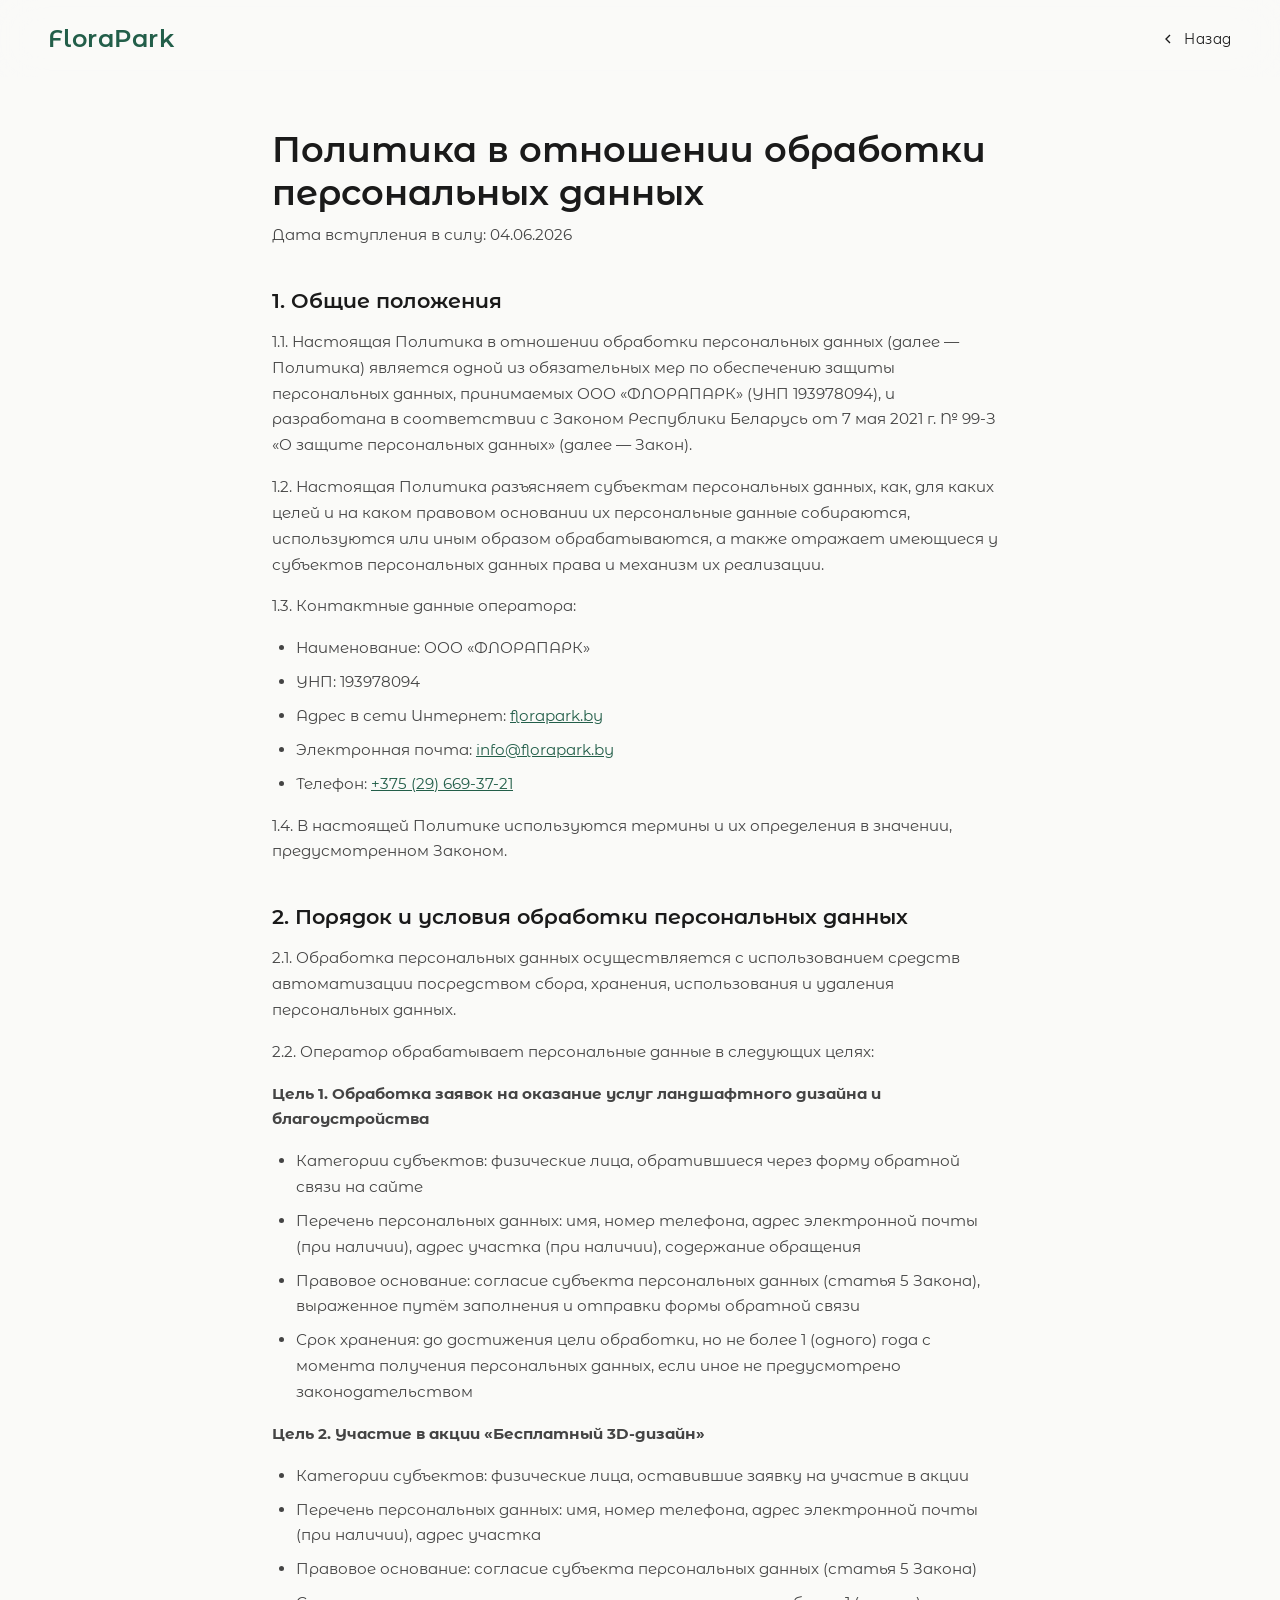
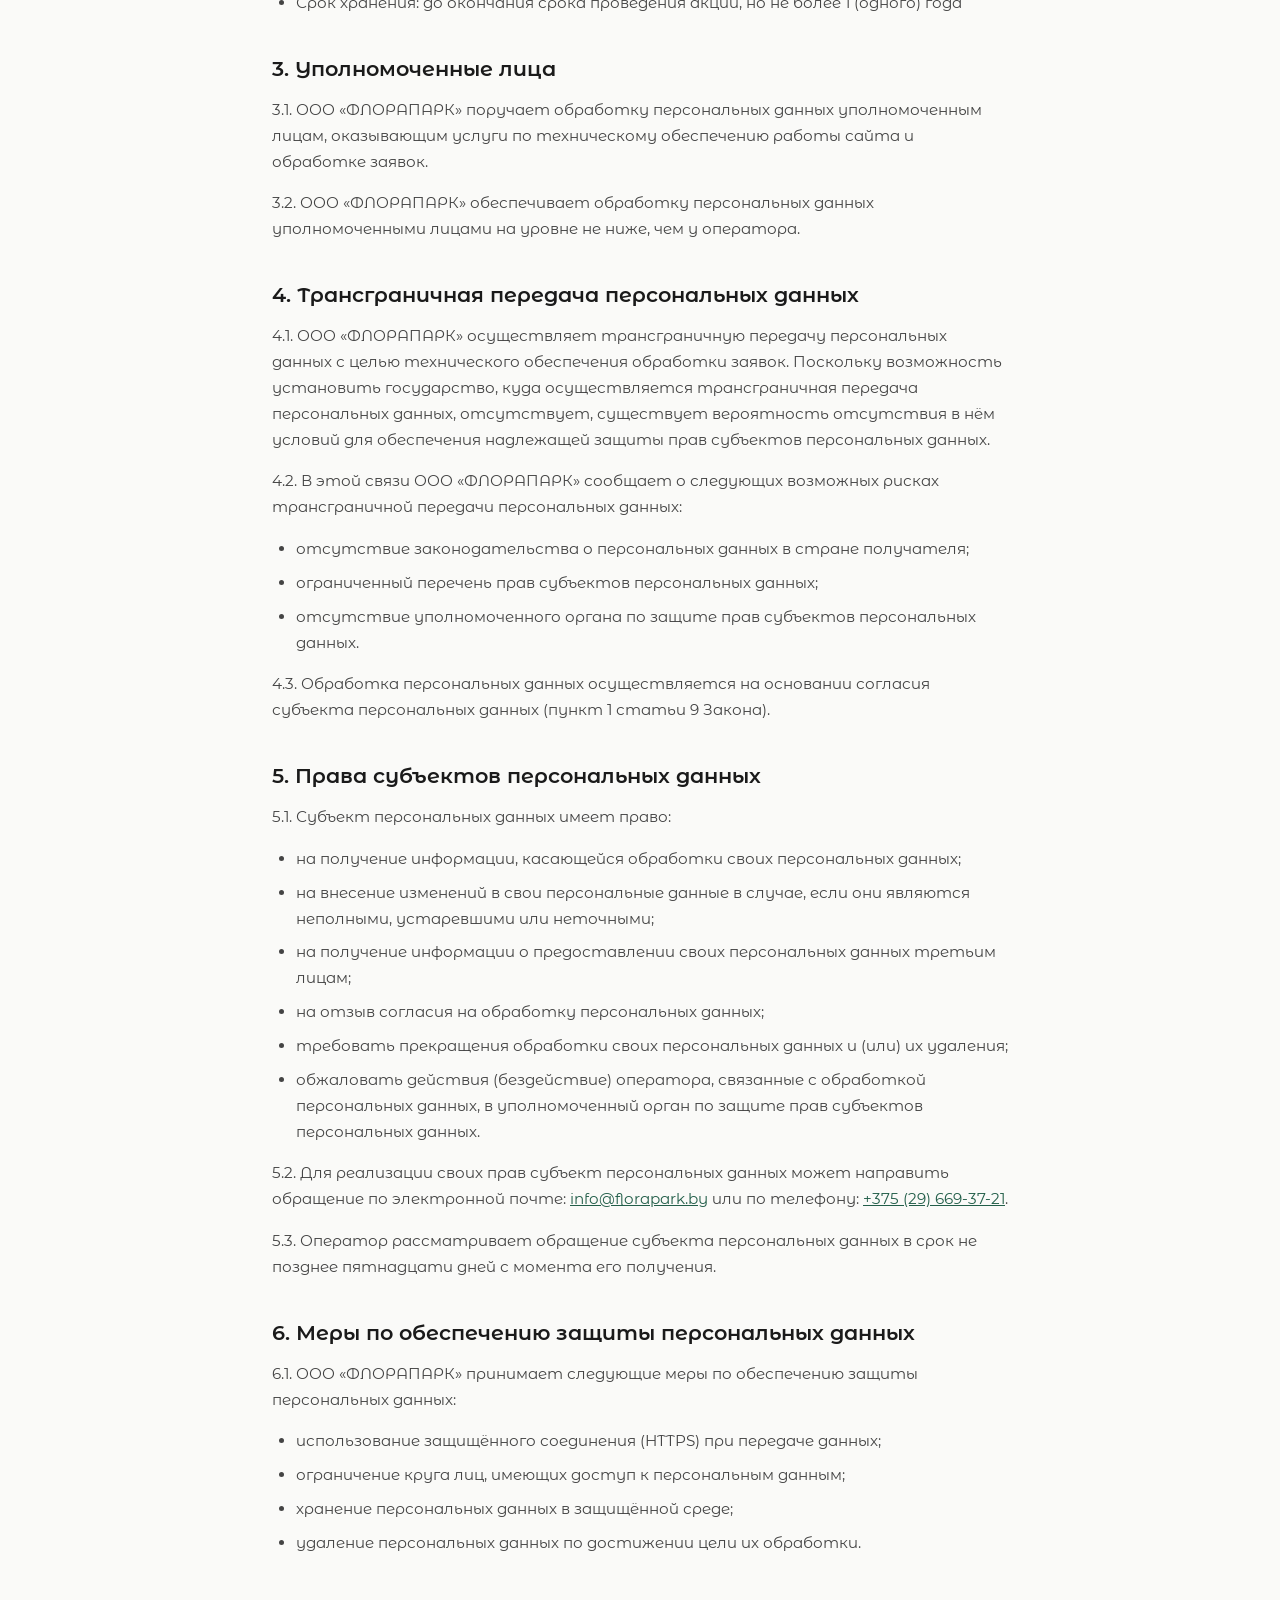
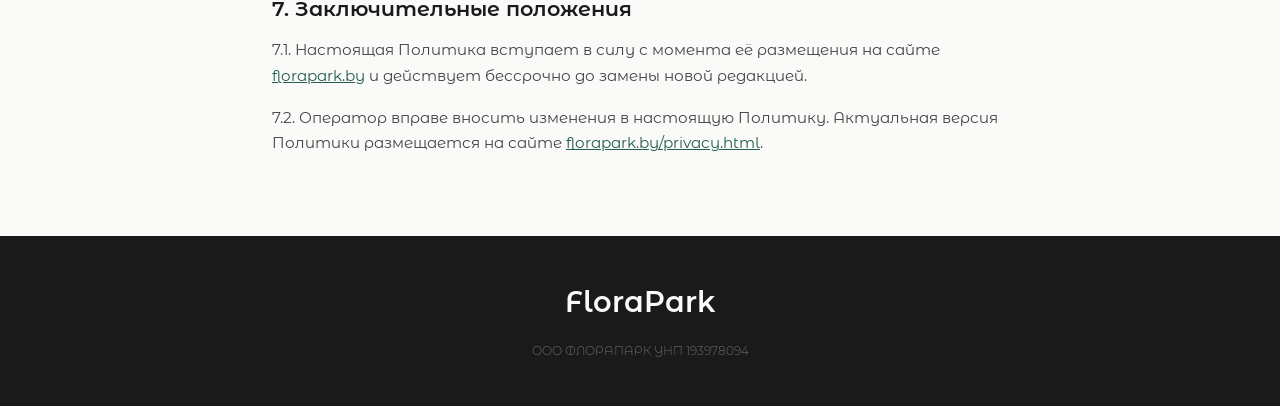
<file: privacy.html>
<!DOCTYPE html>
<html lang="ru">
<head>
    <meta charset="UTF-8">
    <meta name="viewport" content="width=device-width, initial-scale=1.0">
    <title>Политика конфиденциальности — FloraPark</title>
    <meta name="robots" content="noindex, nofollow">
    <link rel="preconnect" href="https://fonts.googleapis.com">
    <link rel="preconnect" href="https://fonts.gstatic.com" crossorigin>
    <link href="https://fonts.googleapis.com/css2?family=Montserrat+Alternates:wght@300;400;500;600;700&display=swap" rel="stylesheet">
    <link rel="stylesheet" href="styles.css">
    <style>
        .privacy-page {
            max-width: 800px;
            margin: 0 auto;
            padding: 8rem 2rem 4rem;
            color: var(--black);
        }
        .privacy-page h1 {
            font-family: var(--font);
            font-size: 2.2rem;
            font-weight: 600;
            margin-bottom: 0.5rem;
        }
        .privacy-date {
            font-size: 0.9rem;
            color: #888;
            margin-bottom: 3rem;
        }
        .privacy-page h2 {
            font-family: var(--font);
            font-size: 1.3rem;
            font-weight: 600;
            margin-top: 2.5rem;
            margin-bottom: 1rem;
        }
        .privacy-page p,
        .privacy-page li {
            font-family: var(--font);
            font-size: 0.95rem;
            line-height: 1.7;
            color: #444;
            margin-bottom: 1rem;
        }
        .privacy-page ul {
            padding-left: 1.5rem;
            margin-bottom: 1rem;
        }
        .privacy-page li {
            margin-bottom: 0.5rem;
        }
        .privacy-page a {
            color: var(--green);
        }
    </style>
</head>
<body>

    <nav class="nav nav--solid">
        <a href="index.html" class="nav-logo">FloraPark</a>
        <a href="index.html" class="nav-back">
            <svg width="16" height="16" viewBox="0 0 24 24" fill="none" stroke="currentColor" stroke-width="2"><polyline points="15 18 9 12 15 6"/></svg>
            Назад
        </a>
    </nav>
    <script>
    (function() {
        var back = document.querySelector('.nav-back');
        var ref = document.referrer;
        if (ref && ref.indexOf('promo') !== -1) {
            back.href = 'promo.html';
        }
    })();
    </script>

    <div class="privacy-page">
        <h1>Политика в отношении обработки персональных данных</h1>
        <p class="privacy-date">Дата вступления в силу: 04.06.2026</p>

        <h2>1. Общие положения</h2>
        <p>1.1. Настоящая Политика в отношении обработки персональных данных (далее — Политика) является одной из обязательных мер по обеспечению защиты персональных данных, принимаемых ООО «ФЛОРАПАРК» (УНП 193978094), и разработана в соответствии с Законом Республики Беларусь от 7 мая 2021 г. № 99-З «О защите персональных данных» (далее — Закон).</p>
        <p>1.2. Настоящая Политика разъясняет субъектам персональных данных, как, для каких целей и на каком правовом основании их персональные данные собираются, используются или иным образом обрабатываются, а также отражает имеющиеся у субъектов персональных данных права и механизм их реализации.</p>
        <p>1.3. Контактные данные оператора:</p>
        <ul>
            <li>Наименование: ООО «ФЛОРАПАРК»</li>
            <li>УНП: 193978094</li>
            <li>Адрес в сети Интернет: <a href="https://florapark.by">florapark.by</a></li>
            <li>Электронная почта: <a href="mailto:info@florapark.by">info@florapark.by</a></li>
            <li>Телефон: <a href="tel:+375296693721">+375 (29) 669-37-21</a></li>
        </ul>
        <p>1.4. В настоящей Политике используются термины и их определения в значении, предусмотренном Законом.</p>

        <h2>2. Порядок и условия обработки персональных данных</h2>
        <p>2.1. Обработка персональных данных осуществляется с использованием средств автоматизации посредством сбора, хранения, использования и удаления персональных данных.</p>
        <p>2.2. Оператор обрабатывает персональные данные в следующих целях:</p>

        <p><strong>Цель 1. Обработка заявок на оказание услуг ландшафтного дизайна и благоустройства</strong></p>
        <ul>
            <li>Категории субъектов: физические лица, обратившиеся через форму обратной связи на сайте</li>
            <li>Перечень персональных данных: имя, номер телефона, адрес электронной почты (при наличии), адрес участка (при наличии), содержание обращения</li>
            <li>Правовое основание: согласие субъекта персональных данных (статья 5 Закона), выраженное путём заполнения и отправки формы обратной связи</li>
            <li>Срок хранения: до достижения цели обработки, но не более 1 (одного) года с момента получения персональных данных, если иное не предусмотрено законодательством</li>
        </ul>

        <p><strong>Цель 2. Участие в акции «Бесплатный 3D-дизайн»</strong></p>
        <ul>
            <li>Категории субъектов: физические лица, оставившие заявку на участие в акции</li>
            <li>Перечень персональных данных: имя, номер телефона, адрес электронной почты (при наличии), адрес участка</li>
            <li>Правовое основание: согласие субъекта персональных данных (статья 5 Закона)</li>
            <li>Срок хранения: до окончания срока проведения акции, но не более 1 (одного) года</li>
        </ul>

        <h2>3. Уполномоченные лица</h2>
        <p>3.1. ООО «ФЛОРАПАРК» поручает обработку персональных данных уполномоченным лицам, оказывающим услуги по техническому обеспечению работы сайта и обработке заявок.</p>
        <p>3.2. ООО «ФЛОРАПАРК» обеспечивает обработку персональных данных уполномоченными лицами на уровне не ниже, чем у оператора.</p>

        <h2>4. Трансграничная передача персональных данных</h2>
        <p>4.1. ООО «ФЛОРАПАРК» осуществляет трансграничную передачу персональных данных с целью технического обеспечения обработки заявок. Поскольку возможность установить государство, куда осуществляется трансграничная передача персональных данных, отсутствует, существует вероятность отсутствия в нём условий для обеспечения надлежащей защиты прав субъектов персональных данных.</p>
        <p>4.2. В этой связи ООО «ФЛОРАПАРК» сообщает о следующих возможных рисках трансграничной передачи персональных данных:</p>
        <ul>
            <li>отсутствие законодательства о персональных данных в стране получателя;</li>
            <li>ограниченный перечень прав субъектов персональных данных;</li>
            <li>отсутствие уполномоченного органа по защите прав субъектов персональных данных.</li>
        </ul>
        <p>4.3. Обработка персональных данных осуществляется на основании согласия субъекта персональных данных (пункт 1 статьи 9 Закона).</p>

        <h2>5. Права субъектов персональных данных</h2>
        <p>5.1. Субъект персональных данных имеет право:</p>
        <ul>
            <li>на получение информации, касающейся обработки своих персональных данных;</li>
            <li>на внесение изменений в свои персональные данные в случае, если они являются неполными, устаревшими или неточными;</li>
            <li>на получение информации о предоставлении своих персональных данных третьим лицам;</li>
            <li>на отзыв согласия на обработку персональных данных;</li>
            <li>требовать прекращения обработки своих персональных данных и (или) их удаления;</li>
            <li>обжаловать действия (бездействие) оператора, связанные с обработкой персональных данных, в уполномоченный орган по защите прав субъектов персональных данных.</li>
        </ul>
        <p>5.2. Для реализации своих прав субъект персональных данных может направить обращение по электронной почте: <a href="mailto:info@florapark.by">info@florapark.by</a> или по телефону: <a href="tel:+375296693721">+375 (29) 669-37-21</a>.</p>
        <p>5.3. Оператор рассматривает обращение субъекта персональных данных в срок не позднее пятнадцати дней с момента его получения.</p>

        <h2>6. Меры по обеспечению защиты персональных данных</h2>
        <p>6.1. ООО «ФЛОРАПАРК» принимает следующие меры по обеспечению защиты персональных данных:</p>
        <ul>
            <li>использование защищённого соединения (HTTPS) при передаче данных;</li>
            <li>ограничение круга лиц, имеющих доступ к персональным данным;</li>
            <li>хранение персональных данных в защищённой среде;</li>
            <li>удаление персональных данных по достижении цели их обработки.</li>
        </ul>

        <h2>7. Заключительные положения</h2>
        <p>7.1. Настоящая Политика вступает в силу с момента её размещения на сайте <a href="https://florapark.by">florapark.by</a> и действует бессрочно до замены новой редакцией.</p>
        <p>7.2. Оператор вправе вносить изменения в настоящую Политику. Актуальная версия Политики размещается на сайте <a href="https://florapark.by/privacy.html">florapark.by/privacy.html</a>.</p>
    </div>

    <footer class="footer footer--compact">
        <div class="footer-inner">
            <div class="footer-brand">FloraPark</div>
            <p class="footer-copy">ООО ФЛОРАПАРК УНП 193978094</p>
        </div>
    </footer>

</body>
</html>
</file>
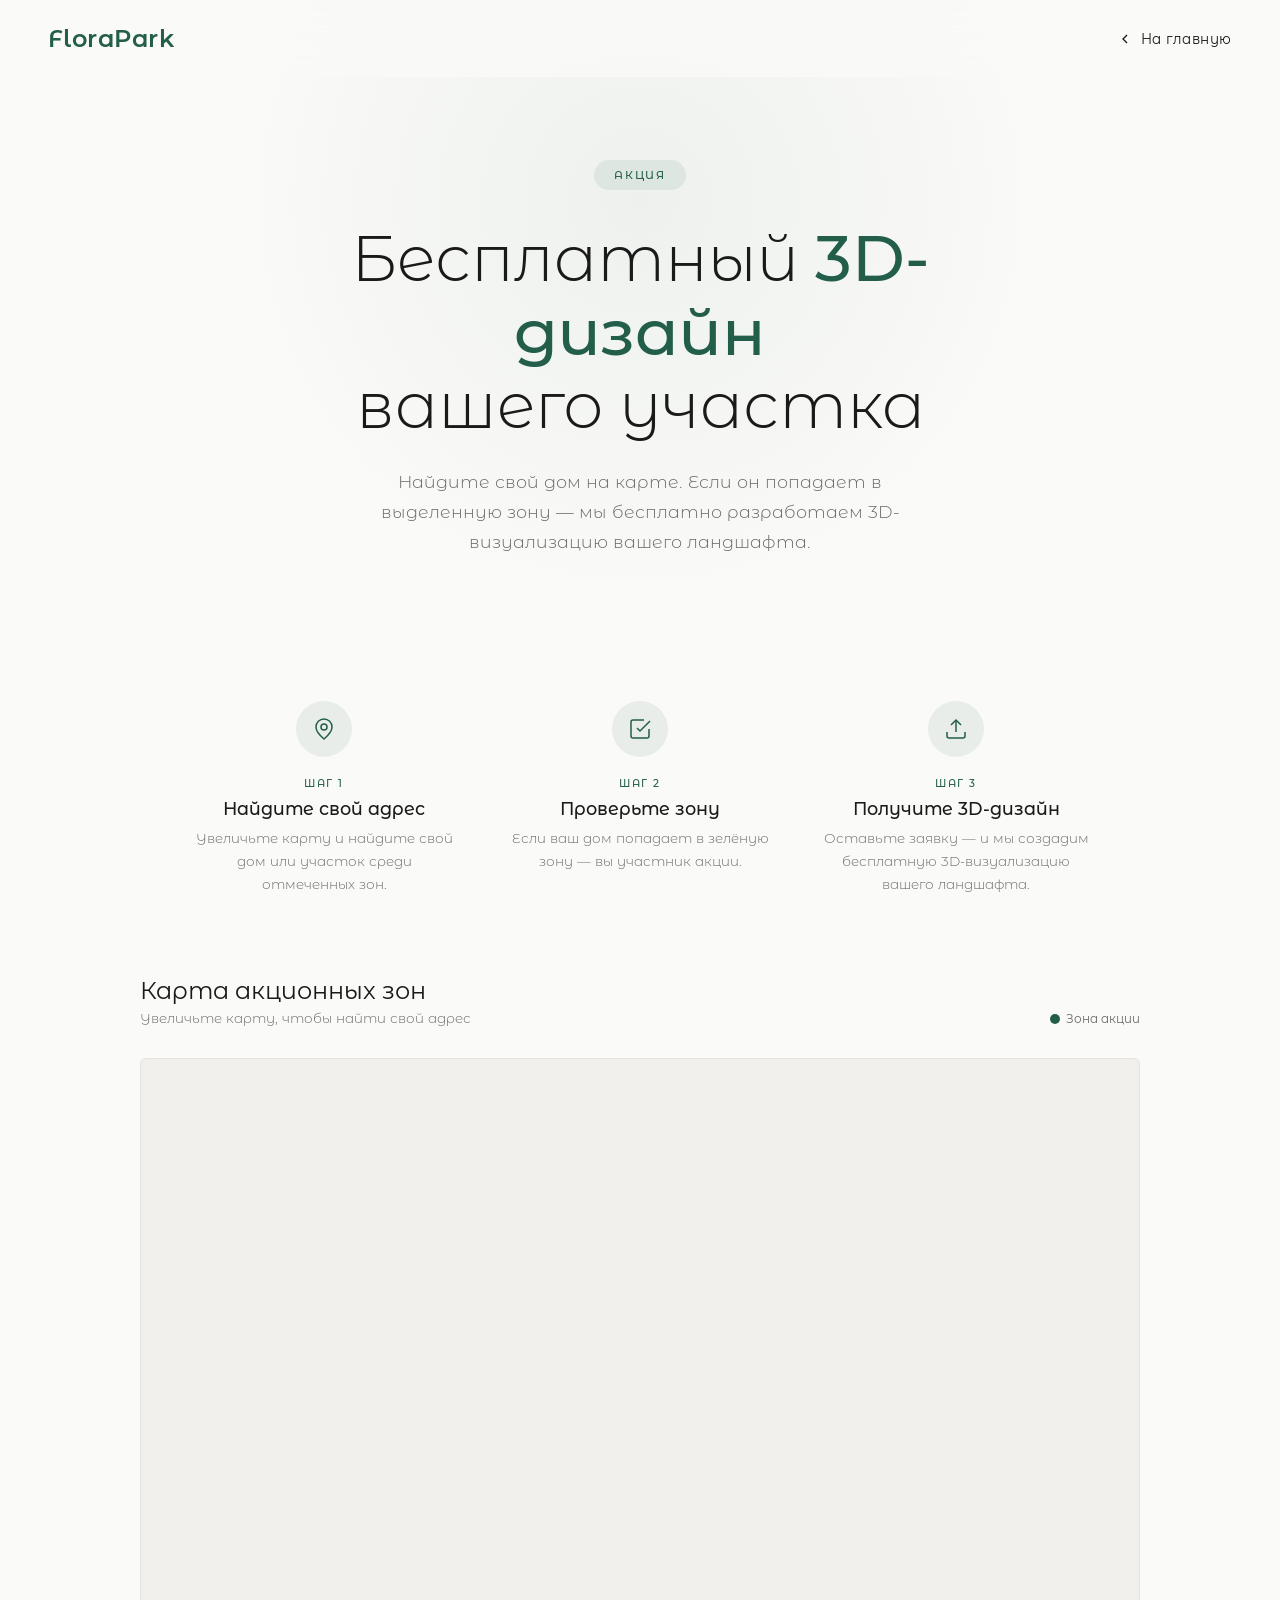
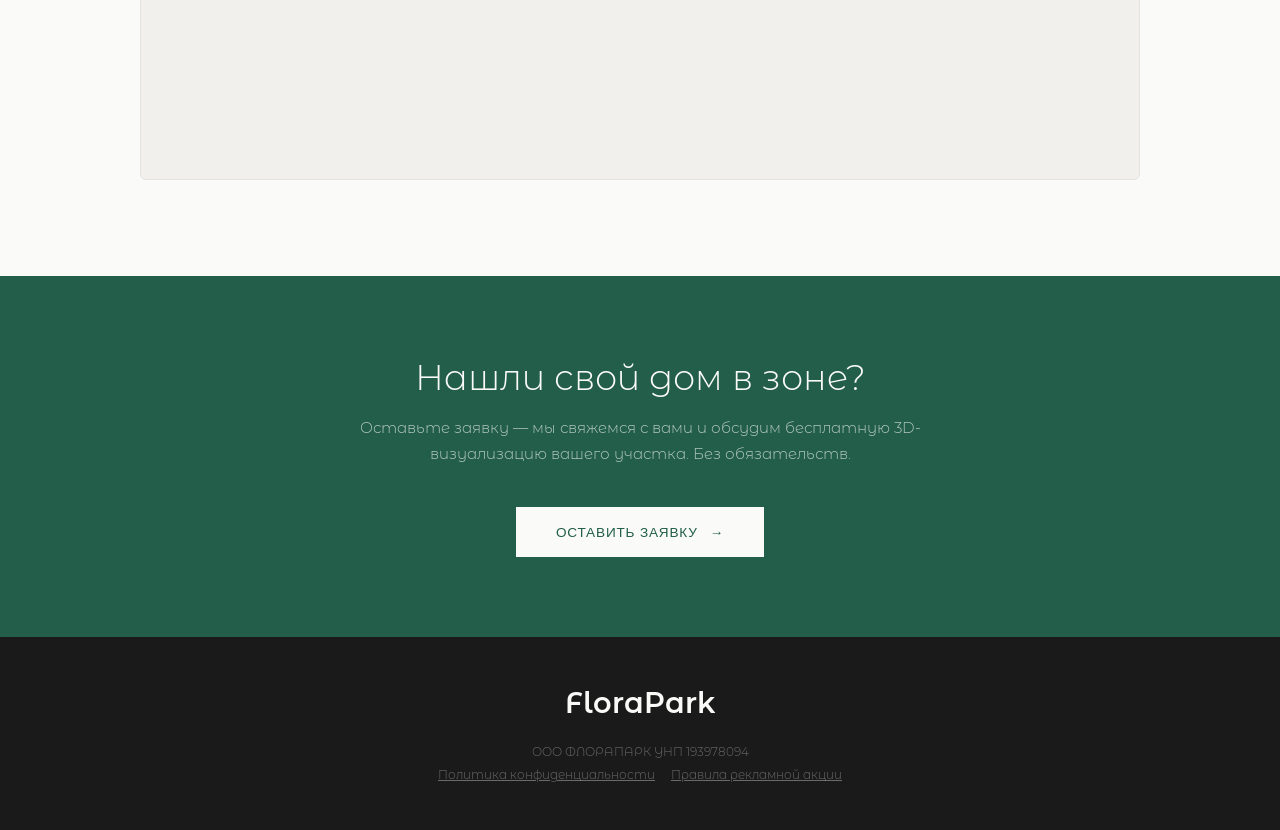
<file: promo.html>
<!DOCTYPE html>
<html lang="ru">
<head>
    <meta charset="UTF-8">
    <meta name="viewport" content="width=device-width, initial-scale=1.0">
    <title>FloraPark — Бесплатный 3D-дизайн вашего участка | Акция</title>
    <meta name="description" content="Проверьте свой адрес на карте — если ваш дом попадает в зону акции, FloraPark бесплатно создаст 3D-визуализацию ландшафта вашего участка.">
    <meta name="keywords" content="бесплатный 3D дизайн, ландшафтный дизайн бесплатно, акция, FloraPark, 3D визуализация участка, Минск">
    <meta name="robots" content="index, follow">
    <link rel="canonical" href="https://a1exeyo.github.io/florapark/promo.html">

    <!-- Open Graph -->
    <meta property="og:type" content="website">
    <meta property="og:title" content="Бесплатный 3D-дизайн вашего участка — FloraPark">
    <meta property="og:description" content="Проверьте свой адрес на карте. Если ваш дом в зоне акции — бесплатная 3D-визуализация ландшафта от FloraPark.">
    <meta property="og:url" content="https://a1exeyo.github.io/florapark/promo.html">
    <meta property="og:locale" content="ru_BY">
    <meta property="og:site_name" content="FloraPark">

    <link rel="preconnect" href="https://fonts.googleapis.com">
    <link rel="preconnect" href="https://fonts.gstatic.com" crossorigin>
    <link href="https://fonts.googleapis.com/css2?family=Montserrat+Alternates:ital,wght@0,100;0,200;0,300;0,400;0,500;0,600;0,700;0,800;0,900;1,100;1,200;1,300;1,400;1,500;1,600;1,700;1,800;1,900&display=swap" rel="stylesheet">
    <link rel="stylesheet" href="styles.css">
    <script src="https://challenges.cloudflare.com/turnstile/v0/api.js" async defer></script>

    <!-- Meta Pixel Code -->
    <script>
    !function(f,b,e,v,n,t,s)
    {if(f.fbq)return;n=f.fbq=function(){n.callMethod?
    n.callMethod.apply(n,arguments):n.queue.push(arguments)};
    if(!f._fbq)f._fbq=n;n.push=n;n.loaded=!0;n.version='2.0';
    n.queue=[];t=b.createElement(e);t.async=!0;
    t.src=v;s=b.getElementsByTagName(e)[0];
    s.parentNode.insertBefore(t,s)}(window, document,'script',
    'https://connect.facebook.net/en_US/fbevents.js');
    fbq('init', '976866431996714');
    fbq('track', 'PageView');
    </script>
    <noscript><img height="1" width="1" style="display:none"
    src="https://www.facebook.com/tr?id=976866431996714&ev=PageView&noscript=1"
    /></noscript>
    <!-- End Meta Pixel Code -->
</head>
<body>

    <!-- CURSOR -->
    <div class="cursor-follower" id="cursor"></div>

    <!-- NAV -->
    <nav class="nav nav--solid">
        <a href="index.html" class="nav-logo">FloraPark</a>
        <a href="index.html" class="nav-back">
            <svg width="16" height="16" viewBox="0 0 24 24" fill="none" stroke="currentColor" stroke-width="2"><polyline points="15 18 9 12 15 6"/></svg>
            На главную
        </a>
    </nav>

    <!-- HERO -->
    <section class="promo-hero">
        <div class="promo-badge">Акция</div>
        <h1 class="promo-title">Бесплатный <strong>3D-дизайн</strong><br>вашего участка</h1>
        <p class="promo-subtitle">Найдите свой дом на карте. Если он попадает в выделенную зону — мы бесплатно разработаем 3D-визуализацию вашего ландшафта.</p>
    </section>

    <!-- HOW IT WORKS -->
    <section class="how-it-works">
        <div class="steps-row">
            <div class="hw-step">
                <div class="hw-step-icon">
                    <svg viewBox="0 0 24 24" stroke-width="1.5"><circle cx="12" cy="10" r="3"/><path d="M12 2C7.58 2 4 5.58 4 10c0 5.25 8 12 8 12s8-6.75 8-12c0-4.42-3.58-8-8-8z"/></svg>
                </div>
                <div class="hw-step-num">Шаг 1</div>
                <h3 class="hw-step-title">Найдите свой адрес</h3>
                <p class="hw-step-desc">Увеличьте карту и найдите свой дом или участок среди отмеченных зон.</p>
            </div>
            <div class="hw-step">
                <div class="hw-step-icon">
                    <svg viewBox="0 0 24 24" stroke-width="1.5"><path d="M9 11l3 3L22 4"/><path d="M21 12v7a2 2 0 01-2 2H5a2 2 0 01-2-2V5a2 2 0 012-2h11"/></svg>
                </div>
                <div class="hw-step-num">Шаг 2</div>
                <h3 class="hw-step-title">Проверьте зону</h3>
                <p class="hw-step-desc">Если ваш дом попадает в зелёную зону — вы участник акции.</p>
            </div>
            <div class="hw-step">
                <div class="hw-step-icon">
                    <svg viewBox="0 0 24 24" stroke-width="1.5"><path d="M21 15v4a2 2 0 01-2 2H5a2 2 0 01-2-2v-4"/><polyline points="17 8 12 3 7 8"/><line x1="12" y1="3" x2="12" y2="15"/></svg>
                </div>
                <div class="hw-step-num">Шаг 3</div>
                <h3 class="hw-step-title">Получите 3D-дизайн</h3>
                <p class="hw-step-desc">Оставьте заявку — и мы создадим бесплатную 3D-визуализацию вашего ландшафта.</p>
            </div>
        </div>
    </section>

    <!-- MAP -->
    <section class="map-section" id="map">
        <div class="map-container">
            <div class="map-header">
                <div class="map-header-left">
                    <h2>Карта акционных зон</h2>
                    <p>Увеличьте карту, чтобы найти свой адрес</p>
                </div>
                <div class="map-legend">
                    <div class="legend-item">
                        <div class="legend-dot green"></div>
                        Зона акции
                    </div>
                </div>
            </div>
            <div class="map-wrapper">
                <div class="map-embed map-desktop" id="mapEmbed">
                    <script type="text/javascript" charset="utf-8" async src="https://api-maps.yandex.ru/services/constructor/1.0/js/?um=constructor%3A96db58d4d34fbc54ff0235a8a525b6a83c167528d163d002da0b33f8d063810b&amp;width=1182&amp;height=720&amp;lang=ru_RU&amp;scroll=true"></script>
                </div>
                <div class="map-embed map-mobile" id="mapEmbedMobile">
                    <script type="text/javascript" charset="utf-8" async src="https://api-maps.yandex.ru/services/constructor/1.0/js/?um=constructor%3A96db58d4d34fbc54ff0235a8a525b6a83c167528d163d002da0b33f8d063810b&amp;width=340&amp;height=500&amp;lang=ru_RU&amp;scroll=true"></script>
                </div>
            </div>
        </div>
    </section>

    <!-- CTA -->
    <section class="promo-cta">
        <div class="promo-cta-inner">
            <h2>Нашли свой дом в зоне?</h2>
            <p>Оставьте заявку — мы свяжемся с вами и обсудим бесплатную 3D-визуализацию вашего участка. Без обязательств.</p>
            <button type="button" class="promo-cta-btn" id="openContactForm">
                <span>Оставить заявку</span>
                <span class="arrow">&rarr;</span>
            </button>
        </div>
    </section>

    <!-- FOOTER -->
    <footer class="footer footer--compact">
        <div class="footer-inner">
            <div class="footer-brand">FloraPark</div>
            <p class="footer-copy">ООО ФЛОРАПАРК УНП 193978094</p>
            <div class="footer-links">
                <a href="privacy.html">Политика конфиденциальности</a>
                <a href="order.pdf" target="_blank">Правила рекламной акции</a>
            </div>
        </div>
    </footer>

    <!-- CONTACT FORM MODAL -->
    <div class="contact-modal" id="contactModal">
        <div class="contact-modal-backdrop" id="contactBackdrop"></div>
        <div class="contact-modal-content">
            <button class="project-modal-close" id="contactClose">
                <svg viewBox="0 0 24 24" fill="none" stroke="currentColor" stroke-width="2">
                    <line x1="18" y1="6" x2="6" y2="18"/>
                    <line x1="6" y1="6" x2="18" y2="18"/>
                </svg>
            </button>
            <div class="contact-form-inner">
                <p class="section-label" style="opacity:1;transform:none;">Заявка на 3D-дизайн</p>
                <h2 class="contact-form-title">Оставьте заявку</h2>
                <form id="contactForm" class="contact-form">
                    <div class="form-group">
                        <label for="cf-name">Ваше имя</label>
                        <input type="text" id="cf-name" name="name" required placeholder="Иван Иванов">
                    </div>
                    <div class="form-group">
                        <label for="cf-phone">Телефон</label>
                        <input type="tel" id="cf-phone" name="phone" required placeholder="+375 (29) 000-00-00">
                    </div>
                    <div class="form-group">
                        <label for="cf-email">Email</label>
                        <input type="email" id="cf-email" name="email" placeholder="email@example.com">
                    </div>
                    <div class="form-group">
                        <label for="cf-address">Адрес участка</label>
                        <input type="text" id="cf-address" name="address" placeholder="Город, улица, дом">
                    </div>
                    <div class="form-group">
                        <label for="cf-message">Комментарий</label>
                        <textarea id="cf-message" name="message" rows="3" placeholder="Расскажите о вашем участке..."></textarea>
                    </div>
                    <label class="consent-check">
                        <input type="checkbox" name="consent" required>
                        <span>Я даю согласие на <a href="privacy.html" target="_blank">обработку персональных данных</a></span>
                    </label>
                    <button type="submit" class="cta-btn form-submit-btn" style="opacity:1;transform:none;">
                        <span>Отправить заявку</span>
                        <span class="arrow">&rarr;</span>
                    </button>
                    <div class="form-status" id="formStatus"></div>
                </form>
                <div class="form-success" id="formSuccess">
                    <div class="form-success-icon">
                        <svg viewBox="0 0 24 24" fill="none" stroke="currentColor" stroke-width="2"><path d="M22 11.08V12a10 10 0 11-5.93-9.14"/><polyline points="22 4 12 14.01 9 11.01"/></svg>
                    </div>
                    <h3>Заявка отправлена!</h3>
                    <p>Мы свяжемся с вами в ближайшее время</p>
                </div>
            </div>
        </div>
    </div>

    <script>
        (function() {
            // ─── REVEAL ANIMATIONS ───
            const animElements = document.querySelectorAll('.promo-badge, .promo-title, .promo-subtitle, .hw-step, .map-wrapper, .promo-cta h2, .promo-cta p, .promo-cta-btn');

            const observer = new IntersectionObserver((entries) => {
                entries.forEach(entry => {
                    if (entry.isIntersecting) {
                        const el = entry.target;
                        const siblings = Array.from(el.parentElement.children).filter(c =>
                            Array.from(animElements).includes(c)
                        );
                        const idx = siblings.indexOf(el);
                        const delay = Math.max(0, idx) * 120;

                        setTimeout(() => {
                            el.style.transition = 'opacity 0.8s cubic-bezier(0.22, 1, 0.36, 1), transform 0.8s cubic-bezier(0.22, 1, 0.36, 1)';
                            el.style.opacity = '1';
                            el.style.transform = 'translateY(0)';
                        }, delay);

                        observer.unobserve(el);
                    }
                });
            }, { threshold: 0.15, rootMargin: '0px 0px -40px 0px' });

            animElements.forEach(el => observer.observe(el));

            // ─── CURSOR FOLLOWER ───
            const cursor = document.getElementById('cursor');
            let cursorX = 0, cursorY = 0;
            let currentX = 0, currentY = 0;

            document.addEventListener('mousemove', (e) => {
                cursorX = e.clientX;
                cursorY = e.clientY;
            });

            function updateCursor() {
                currentX += (cursorX - currentX) * 0.12;
                currentY += (cursorY - currentY) * 0.12;
                cursor.style.left = currentX + 'px';
                cursor.style.top = currentY + 'px';
                requestAnimationFrame(updateCursor);
            }
            updateCursor();

            const hoverTargets = document.querySelectorAll('a, button, .hw-step');
            hoverTargets.forEach(el => {
                el.addEventListener('mouseenter', () => cursor.classList.add('hovering'));
                el.addEventListener('mouseleave', () => cursor.classList.remove('hovering'));
            });

            // Hide cursor when mouse enters iframe (mousemove stops firing)
            let cursorTimeout;
            document.addEventListener('mousemove', () => {
                cursor.classList.add('visible');
                clearTimeout(cursorTimeout);
                cursorTimeout = setTimeout(() => {
                    cursor.classList.remove('visible');
                }, 120);
            });

            // ─── CONTACT FORM MODAL ───
            const contactModal = document.getElementById('contactModal');
            const contactBackdrop = document.getElementById('contactBackdrop');
            const contactCloseBtn = document.getElementById('contactClose');
            const openContactBtn = document.getElementById('openContactForm');
            const contactForm = document.getElementById('contactForm');
            const formStatus = document.getElementById('formStatus');

            function openContactModal() {
                contactModal.classList.add('active');
                document.body.style.overflow = 'hidden';
            }

            function closeContactModal() {
                contactModal.classList.remove('active');
                document.body.style.overflow = '';
            }

            openContactBtn.addEventListener('click', openContactModal);
            contactBackdrop.addEventListener('click', closeContactModal);
            contactCloseBtn.addEventListener('click', closeContactModal);

            document.addEventListener('keydown', (e) => {
                if (e.key === 'Escape') closeContactModal();
            });

            const WORKER_URL = 'https://plain-recipe-4a2d.a1exey-amaz.workers.dev/';

            async function sendToTelegram(data) {
                const res = await fetch(WORKER_URL, {
                    method: 'POST',
                    headers: { 'Content-Type': 'application/json' },
                    body: JSON.stringify(data)
                });
                return res.ok;
            }

            const formSuccess = document.getElementById('formSuccess');

            document.querySelector('.form-submit-btn').addEventListener('click', () => {
                if (typeof fbq === 'function') fbq('track', 'Lead');
            });

            contactForm.addEventListener('submit', async (e) => {
                e.preventDefault();
                const data = Object.fromEntries(new FormData(contactForm));
                data.source = 'promo';
                formStatus.textContent = 'Отправка...';
                formStatus.className = 'form-status sending';
                try {
                    const ok = await sendToTelegram(data);
                    if (ok) {
                        contactForm.style.display = 'none';
                        formSuccess.classList.add('visible');
                        contactForm.reset();
                        setTimeout(() => {
                            closeContactModal();
                            contactForm.style.display = '';
                            formSuccess.classList.remove('visible');
                            formStatus.textContent = '';
                        }, 3000);
                    } else {
                        throw new Error('Error');
                    }
                } catch (err) {
                    formStatus.textContent = 'Ошибка отправки. Попробуйте позже.';
                    formStatus.className = 'form-status error';
                }
            });
        })();
    </script>

</body>
</html>
</file>
<file: styles.css>
/* ═══════════════════════════════════════════
   FloraPark — Shared Styles
   ═══════════════════════════════════════════ */

*, *::before, *::after {
    margin: 0;
    padding: 0;
    box-sizing: border-box;
}

:root {
    --green: #225E49;
    --green-light: #2a7359;
    --green-dark: #1a4a3a;
    --white: #FAFAF8;
    --off-white: #F2F0EC;
    --black: #1A1A1A;
    --gray: #6B6B6B;
    --gray-light: #B8B8B8;
    --border: #E5E3DF;
    --font: 'Montserrat Alternates', system-ui, sans-serif;
}

html {
    scroll-behavior: smooth;
    font-size: 16px;
}

body {
    font-family: var(--font);
    color: var(--black);
    background: var(--white);
    overflow-x: hidden;
    -webkit-font-smoothing: antialiased;
}


/* ─── NAV (shared) ─── */

.nav {
    position: fixed;
    top: 0;
    left: 0;
    width: 100%;
    z-index: 100;
    padding: 1.5rem 3rem;
    display: flex;
    justify-content: space-between;
    align-items: center;
    transition: background 0.5s cubic-bezier(0.22, 1, 0.36, 1),
                backdrop-filter 0.5s cubic-bezier(0.22, 1, 0.36, 1);
}

.nav.scrolled,
.nav.nav--solid {
    background: rgba(250, 250, 248, 0.85);
    backdrop-filter: blur(20px);
    -webkit-backdrop-filter: blur(20px);
}

.nav-logo {
    font-family: var(--font);
    font-size: 1.5rem;
    font-weight: 600;
    color: var(--white);
    letter-spacing: 0.02em;
    text-decoration: none;
    transition: color 0.4s;
}

.nav.scrolled .nav-logo,
.nav.nav--solid .nav-logo {
    color: var(--green);
}

.nav-links {
    display: flex;
    gap: 2.5rem;
    list-style: none;
}

.nav-links a {
    font-size: 0.85rem;
    font-weight: 400;
    color: rgba(255,255,255,0.8);
    text-decoration: none;
    letter-spacing: 0.06em;
    text-transform: uppercase;
    position: relative;
    transition: color 0.4s;
}

.nav.scrolled .nav-links a,
.nav.nav--solid .nav-links a {
    color: var(--black);
}

.nav-links a::after {
    content: '';
    position: absolute;
    bottom: -4px;
    left: 0;
    width: 0;
    height: 1px;
    background: currentColor;
    transition: width 0.4s cubic-bezier(0.22, 1, 0.36, 1);
}

.nav-links a:hover::after {
    width: 100%;
}

.nav-back {
    display: inline-flex;
    align-items: center;
    gap: 0.5rem;
    font-size: 0.85rem;
    font-weight: 400;
    color: var(--black);
    text-decoration: none;
    letter-spacing: 0.04em;
    transition: color 0.3s;
}

.nav-back:hover {
    color: var(--green);
}

.nav-back svg {
    transition: transform 0.3s cubic-bezier(0.22, 1, 0.36, 1);
}

.nav-back:hover svg {
    transform: translateX(-3px);
}


/* ─── HERO (index) ─── */

.hero {
    position: relative;
    height: 100vh;
    height: 100dvh;
    display: flex;
    align-items: center;
    justify-content: center;
    overflow: hidden;
}

.hero-video {
    position: absolute;
    inset: 0;
    width: 100%;
    height: 100%;
    object-fit: cover;
    z-index: 0;
}

.hero-overlay {
    position: absolute;
    inset: 0;
    background: linear-gradient(
        to bottom,
        rgba(26, 26, 26, 0.3) 0%,
        rgba(34, 94, 73, 0.35) 50%,
        rgba(26, 26, 26, 0.6) 100%
    );
    z-index: 1;
}

.hero-content {
    position: relative;
    z-index: 2;
    text-align: center;
    max-width: 900px;
    padding: 0 2rem;
}

.hero-tagline {
    font-size: 0.75rem;
    font-weight: 400;
    letter-spacing: 0.25em;
    text-transform: uppercase;
    color: rgba(255,255,255,0.65);
    margin-bottom: 2rem;
    opacity: 0;
    transform: translateY(20px);
}

.hero-title {
    font-size: clamp(2.8rem, 6vw, 5.5rem);
    font-weight: 300;
    line-height: 1.1;
    color: var(--white);
    margin-bottom: 2rem;
}

.hero-title .line {
    display: block;
    overflow: hidden;
}

.hero-title .line-inner {
    display: block;
    opacity: 0;
    transform: translateY(100%);
}

.hero-subtitle {
    font-size: 1.1rem;
    font-weight: 300;
    color: rgba(255,255,255,0.7);
    max-width: 500px;
    margin: 0 auto 3rem;
    line-height: 1.7;
    opacity: 0;
    transform: translateY(20px);
}

.hero-cta {
    display: inline-flex;
    align-items: center;
    gap: 0.75rem;
    padding: 1rem 2.5rem;
    border: 1px solid rgba(255,255,255,0.3);
    color: var(--white);
    text-decoration: none;
    font-size: 0.85rem;
    font-weight: 400;
    letter-spacing: 0.08em;
    text-transform: uppercase;
    transition: all 0.5s cubic-bezier(0.22, 1, 0.36, 1);
    opacity: 0;
    transform: translateY(20px);
    position: relative;
    overflow: hidden;
}

.hero-cta::before {
    content: '';
    position: absolute;
    inset: 0;
    background: var(--white);
    transform: scaleX(0);
    transform-origin: left;
    transition: transform 0.5s cubic-bezier(0.22, 1, 0.36, 1);
    z-index: -1;
}

.hero-cta:hover {
    color: var(--green);
    border-color: var(--white);
}

.hero-cta:hover::before {
    transform: scaleX(1);
}

.hero-cta .arrow {
    transition: transform 0.4s cubic-bezier(0.22, 1, 0.36, 1);
}

.hero-cta:hover .arrow {
    transform: translateX(4px);
}

.hero-scroll {
    position: absolute;
    bottom: 2.5rem;
    left: 50%;
    transform: translateX(-50%);
    z-index: 2;
    display: flex;
    flex-direction: column;
    align-items: center;
    gap: 0.5rem;
    opacity: 0;
}

.hero-scroll span {
    font-size: 0.65rem;
    letter-spacing: 0.15em;
    text-transform: uppercase;
    color: rgba(255,255,255,0.5);
}

.scroll-line {
    width: 1px;
    height: 40px;
    background: rgba(255,255,255,0.2);
    position: relative;
    overflow: hidden;
}

.scroll-line::after {
    content: '';
    position: absolute;
    top: -100%;
    left: 0;
    width: 100%;
    height: 100%;
    background: rgba(255,255,255,0.7);
    animation: scrollPulse 2s ease-in-out infinite;
}

@keyframes scrollPulse {
    0% { top: -100%; }
    50% { top: 100%; }
    100% { top: 100%; }
}


/* ─── SECTION COMMONS ─── */

.section {
    padding: 8rem 3rem;
}

.section-label {
    font-size: 0.7rem;
    font-weight: 500;
    letter-spacing: 0.2em;
    text-transform: uppercase;
    color: var(--green);
    margin-bottom: 1.5rem;
    opacity: 0;
    transform: translateY(20px);
}

.section-title {
    font-size: clamp(2rem, 4vw, 3.5rem);
    font-weight: 300;
    line-height: 1.15;
    color: var(--black);
    margin-bottom: 1.5rem;
    opacity: 0;
    transform: translateY(30px);
}

.section-text {
    font-size: 1rem;
    font-weight: 300;
    line-height: 1.8;
    color: var(--gray);
    max-width: 520px;
    opacity: 0;
    transform: translateY(20px);
}

.reveal {
    opacity: 0;
    transform: translateY(40px);
}

.reveal.visible {
    opacity: 1;
    transform: translateY(0);
    transition: opacity 0.8s cubic-bezier(0.22, 1, 0.36, 1),
                transform 0.8s cubic-bezier(0.22, 1, 0.36, 1);
}


/* ─── ABOUT ─── */

.about {
    background: var(--white);
}

.about-grid {
    max-width: 1200px;
    margin: 0 auto;
    display: grid;
    grid-template-columns: 1fr 1fr;
    gap: 6rem;
    align-items: center;
}

.about-visual {
    position: relative;
    aspect-ratio: 3/4;
    overflow: hidden;
    border-radius: 2px;
}

.about-visual-inner {
    width: 100%;
    height: 100%;
    background: var(--green);
    display: flex;
    align-items: center;
    justify-content: center;
    position: relative;
}

.about-visual svg {
    width: 60%;
    height: auto;
    opacity: 0.15;
}

.about-stat {
    position: absolute;
    bottom: 2rem;
    left: 2rem;
    right: 2rem;
    display: flex;
    gap: 2rem;
}

.stat-item {
    color: var(--white);
}

.stat-number {
    font-size: 2.5rem;
    font-weight: 300;
    line-height: 1;
    margin-bottom: 0.25rem;
}

.stat-label {
    font-size: 0.7rem;
    font-weight: 300;
    letter-spacing: 0.1em;
    text-transform: uppercase;
    opacity: 0.7;
}


/* ─── SERVICES ─── */

.services {
    background: var(--off-white);
}

.services-header {
    max-width: 1200px;
    margin: 0 auto 5rem;
}

.services-grid {
    max-width: 1200px;
    margin: 0 auto;
    display: grid;
    grid-template-columns: repeat(3, 1fr);
    gap: 1px;
    background: var(--border);
}

.service-card {
    background: var(--off-white);
    padding: 3rem 2.5rem;
    position: relative;
    overflow: hidden;
    cursor: default;
    opacity: 0;
    transform: translateY(40px);
}

.service-card::before {
    content: '';
    position: absolute;
    bottom: 0;
    left: 0;
    width: 100%;
    height: 3px;
    background: var(--green);
    transform: scaleX(0);
    transform-origin: left;
    transition: transform 0.6s cubic-bezier(0.22, 1, 0.36, 1);
}

.service-card:hover::before {
    transform: scaleX(1);
}

.service-index {
    font-size: 3rem;
    font-weight: 200;
    color: var(--border);
    line-height: 1;
    margin-bottom: 2rem;
    transition: color 0.5s cubic-bezier(0.22, 1, 0.36, 1);
}

.service-card:hover .service-index {
    color: var(--green);
}

.service-name {
    font-size: 1.5rem;
    font-weight: 500;
    color: var(--black);
    margin-bottom: 1rem;
}

.service-desc {
    font-size: 0.9rem;
    font-weight: 300;
    line-height: 1.7;
    color: var(--gray);
}


/* ─── PROCESS ─── */

.process {
    background: var(--green);
    color: var(--white);
}

.process .section-label { color: rgba(255,255,255,0.5); }
.process .section-title { color: var(--white); }
.process .section-text  { color: rgba(255,255,255,0.65); }

.process-container {
    max-width: 1200px;
    margin: 0 auto;
}

.process-header {
    margin-bottom: 5rem;
    max-width: 600px;
}

.process-steps {
    display: grid;
    grid-template-columns: repeat(4, 1fr);
    gap: 0;
    position: relative;
}

.process-steps::before {
    content: '';
    position: absolute;
    top: 2.5rem;
    left: 5%;
    right: 5%;
    height: 1px;
    background: rgba(255,255,255,0.15);
}

.step {
    padding: 0 1.5rem;
    text-align: left;
    opacity: 0;
    transform: translateY(30px);
}

.step-dot {
    width: 5px;
    height: 5px;
    border-radius: 50%;
    background: var(--white);
    margin-bottom: 2.5rem;
    position: relative;
}

.step-dot::after {
    content: '';
    position: absolute;
    inset: -6px;
    border-radius: 50%;
    border: 1px solid rgba(255,255,255,0.3);
}

.step-number {
    font-size: 0.85rem;
    font-weight: 300;
    opacity: 0.5;
    margin-bottom: 0.75rem;
}

.step-title {
    font-size: 1.35rem;
    font-weight: 500;
    margin-bottom: 0.75rem;
}

.step-desc {
    font-size: 0.85rem;
    font-weight: 300;
    line-height: 1.7;
    opacity: 0.6;
}


/* ─── PORTFOLIO ─── */

.portfolio { background: var(--white); }

.portfolio-header {
    max-width: 1200px;
    margin: 0 auto 4rem;
    display: flex;
    justify-content: space-between;
    align-items: flex-end;
}

.portfolio-grid {
    max-width: 1200px;
    margin: 0 auto;
    display: grid;
    grid-template-columns: 1.2fr 0.8fr;
    grid-template-rows: auto auto;
    gap: 1.5rem;
}

.portfolio-item {
    position: relative;
    overflow: hidden;
    border-radius: 2px;
    cursor: pointer;
    opacity: 0;
    transform: translateY(40px);
    text-decoration: none;
    color: inherit;
    display: block;
}

.portfolio-item:first-child { grid-row: 1 / 3; }

.portfolio-item {
    aspect-ratio: 4 / 3;
    overflow: hidden;
}

.portfolio-img {
    width: 100%;
    height: 100%;
    object-fit: cover;
    display: block;
    transition: transform 0.6s cubic-bezier(0.22, 1, 0.36, 1);
}

.portfolio-item:hover .portfolio-img { transform: scale(1.03); }

.portfolio-item-overlay {
    position: absolute;
    inset: 0;
    background: linear-gradient(to top, rgba(34, 94, 73, 0.8) 0%, transparent 60%);
    opacity: 0;
    transition: opacity 0.5s cubic-bezier(0.22, 1, 0.36, 1);
}

.portfolio-item:hover .portfolio-item-overlay { opacity: 1; }

.portfolio-item-info {
    position: absolute;
    bottom: 2rem;
    left: 2rem;
    color: var(--white);
    transform: translateY(10px);
    opacity: 0;
    transition: all 0.5s cubic-bezier(0.22, 1, 0.36, 1);
}

.portfolio-item:hover .portfolio-item-info {
    transform: translateY(0);
    opacity: 1;
}

.portfolio-item-title {
    font-size: 1.3rem;
    font-weight: 500;
    margin-bottom: 0.25rem;
}

.portfolio-item-cat {
    font-size: 0.75rem;
    font-weight: 300;
    letter-spacing: 0.1em;
    text-transform: uppercase;
    opacity: 0.7;
}

/* portfolio images handled via <img> tags */


/* ─── TESTIMONIAL ─── */

.testimonial { background: var(--off-white); }

.testimonial-container {
    max-width: 800px;
    margin: 0 auto;
    text-align: center;
}

.testimonial-quote {
    font-size: clamp(1.5rem, 3vw, 2.2rem);
    font-weight: 300;
    font-style: italic;
    line-height: 1.5;
    color: var(--black);
    margin-bottom: 2.5rem;
    position: relative;
    opacity: 0;
    transform: translateY(30px);
}

.testimonial-quote::before {
    content: '\201C';
    font-size: 6rem;
    color: var(--green);
    opacity: 0.2;
    position: absolute;
    top: -3rem;
    left: 50%;
    transform: translateX(-50%);
    line-height: 1;
}

.testimonial-author {
    font-size: 0.85rem;
    font-weight: 400;
    color: var(--black);
    opacity: 0;
    transform: translateY(15px);
}

.testimonial-author span {
    display: block;
    font-size: 0.75rem;
    font-weight: 300;
    color: var(--gray);
    margin-top: 0.25rem;
}


/* ─── CTA SECTION (index) ─── */

.cta-section {
    background: var(--white);
    text-align: center;
}

.cta-container {
    max-width: 700px;
    margin: 0 auto;
}

.cta-section .section-title { margin-bottom: 1.5rem; }
.cta-section .section-text  { margin: 0 auto 3rem; }

.cta-btn {
    display: inline-flex;
    align-items: center;
    gap: 0.75rem;
    padding: 1.1rem 3rem;
    background: var(--green);
    color: var(--white);
    text-decoration: none;
    font-size: 0.85rem;
    font-weight: 400;
    letter-spacing: 0.08em;
    text-transform: uppercase;
    border: none;
    cursor: pointer;
    position: relative;
    overflow: hidden;
    transition: transform 0.4s cubic-bezier(0.22, 1, 0.36, 1);
    opacity: 0;
    transform: translateY(20px);
}

.cta-btn::before {
    content: '';
    position: absolute;
    inset: 0;
    background: var(--green-dark);
    transform: scaleX(0);
    transform-origin: left;
    transition: transform 0.5s cubic-bezier(0.22, 1, 0.36, 1);
    z-index: 0;
}

.cta-btn:hover::before { transform: scaleX(1); }

.cta-btn span  { position: relative; z-index: 1; }

.cta-btn .arrow {
    position: relative;
    z-index: 1;
    transition: transform 0.4s cubic-bezier(0.22, 1, 0.36, 1);
}

.cta-btn:hover .arrow { transform: translateX(4px); }


/* ─── FOOTER (shared) ─── */

.footer {
    background: var(--black);
    color: var(--white);
    padding: 5rem 3rem 2.5rem;
}

.footer--compact { padding: 3rem; }

.footer-grid {
    max-width: 1200px;
    margin: 0 auto;
    display: grid;
    grid-template-columns: 1.5fr 1fr 1fr;
    gap: 4rem;
    margin-bottom: 4rem;
}

.footer-brand {
    font-size: 1.8rem;
    font-weight: 600;
    margin-bottom: 1rem;
}

.footer-brand-text {
    font-size: 0.85rem;
    font-weight: 300;
    line-height: 1.7;
    color: rgba(255,255,255,0.5);
    max-width: 280px;
}

.footer-col-title {
    font-size: 0.7rem;
    font-weight: 500;
    letter-spacing: 0.15em;
    text-transform: uppercase;
    color: rgba(255,255,255,0.4);
    margin-bottom: 1.5rem;
}

.footer-col a {
    display: block;
    font-size: 0.9rem;
    font-weight: 300;
    color: rgba(255,255,255,0.7);
    text-decoration: none;
    margin-bottom: 0.75rem;
    transition: color 0.3s;
}

.footer-col a:hover { color: var(--white); }

.footer-bottom {
    max-width: 1200px;
    margin: 0 auto;
    padding-top: 2rem;
    border-top: 1px solid rgba(255,255,255,0.08);
    display: flex;
    justify-content: space-between;
    align-items: center;
}

.footer-inner {
    max-width: 1000px;
    margin: 0 auto;
    display: flex;
    justify-content: space-between;
    align-items: center;
}

.footer-copy {
    font-size: 0.75rem;
    font-weight: 300;
    color: rgba(255,255,255,0.35);
}

.footer-links {
    display: flex;
    gap: 1.5rem;
}

.footer-links a,
.footer-links a:visited {
    font-family: var(--font);
    font-size: 0.75rem;
    font-weight: 300;
    color: rgba(255,255,255,0.35);
    text-decoration: underline;
    transition: color 0.3s;
}

.footer-links a:hover {
    color: rgba(255,255,255,0.6);
}

/* compact footer links */
.footer--compact .footer-inner {
    flex-direction: column;
    gap: 0.5rem;
    text-align: center;
}

.footer--compact .footer-links {
    gap: 1rem;
}

/* ─── CURSOR FOLLOWER ─── */

.cursor-follower {
    width: 20px;
    height: 20px;
    border: 1px solid var(--green);
    border-radius: 50%;
    position: fixed;
    pointer-events: none;
    z-index: 9999;
    opacity: 0;
    transition: opacity 0.3s, transform 0.15s cubic-bezier(0.22, 1, 0.36, 1),
                width 0.3s cubic-bezier(0.22, 1, 0.36, 1),
                height 0.3s cubic-bezier(0.22, 1, 0.36, 1);
    transform: translate(-50%, -50%);
}

.cursor-follower.visible { opacity: 1; }

.cursor-follower.hovering {
    width: 50px;
    height: 50px;
    border-color: rgba(34, 94, 73, 0.3);
    background: rgba(34, 94, 73, 0.05);
}


/* ─── MARQUEE ─── */

.marquee {
    overflow: hidden;
    background: var(--green);
    padding: 1rem 0;
    white-space: nowrap;
}

.marquee-track {
    display: flex;
    animation: marqueeScroll 30s linear infinite;
}

.marquee-item {
    font-size: 1rem;
    font-weight: 400;
    color: rgba(255,255,255,0.5);
    padding: 0 2.5rem;
    flex-shrink: 0;
}

.marquee-item .dot {
    display: inline-block;
    width: 4px;
    height: 4px;
    border-radius: 50%;
    background: rgba(255,255,255,0.3);
    margin-left: 2.5rem;
    vertical-align: middle;
}

@keyframes marqueeScroll {
    0%   { transform: translateX(0); }
    100% { transform: translateX(-50%); }
}


/* ─── PROJECT MODAL ─── */

.project-modal {
    position: fixed;
    inset: 0;
    z-index: 1000;
    display: flex;
    align-items: center;
    justify-content: center;
    opacity: 0;
    visibility: hidden;
    transition: opacity 0.5s cubic-bezier(0.22, 1, 0.36, 1),
                visibility 0.5s;
}

.project-modal.active {
    opacity: 1;
    visibility: visible;
}

.project-modal-backdrop {
    position: absolute;
    inset: 0;
    background: rgba(26, 26, 26, 0.92);
    backdrop-filter: blur(10px);
    -webkit-backdrop-filter: blur(10px);
}

.project-modal-content {
    position: relative;
    z-index: 1;
    width: 90%;
    max-width: 1100px;
    max-height: 90vh;
    overflow-y: auto;
    background: var(--white);
    border-radius: 4px;
    transform: translateY(30px);
    transition: transform 0.5s cubic-bezier(0.22, 1, 0.36, 1);
}

.project-modal.active .project-modal-content { transform: translateY(0); }

.project-modal-close {
    position: absolute;
    top: 1.5rem;
    right: 1.5rem;
    z-index: 10;
    width: 44px;
    height: 44px;
    border: 1px solid var(--border);
    border-radius: 50%;
    background: var(--white);
    cursor: pointer;
    display: flex;
    align-items: center;
    justify-content: center;
    transition: border-color 0.3s, transform 0.3s cubic-bezier(0.22, 1, 0.36, 1);
}

.project-modal-close:hover {
    border-color: var(--green);
    transform: rotate(90deg);
}

.project-modal-close svg {
    width: 16px;
    height: 16px;
    stroke: var(--black);
}


/* ─── SLIDER ─── */

.slider {
    position: relative;
    width: 100%;
    aspect-ratio: 16/9;
    overflow: hidden;
}

.slider-track {
    display: flex;
    height: 100%;
    transition: transform 0.6s cubic-bezier(0.22, 1, 0.36, 1);
}

.slider-slide {
    min-width: 100%;
    height: 100%;
    overflow: hidden;
}

.slider-slide-img {
    width: 100%;
    height: 100%;
    object-fit: cover;
    display: block;
}

.slider-controls {
    position: absolute;
    bottom: 1.5rem;
    left: 50%;
    transform: translateX(-50%);
    display: flex;
    align-items: center;
    gap: 1rem;
    z-index: 5;
}

.slider-btn {
    width: 44px;
    height: 44px;
    border-radius: 50%;
    border: 1px solid rgba(255,255,255,0.4);
    background: rgba(255,255,255,0.15);
    backdrop-filter: blur(8px);
    -webkit-backdrop-filter: blur(8px);
    color: var(--white);
    cursor: pointer;
    display: flex;
    align-items: center;
    justify-content: center;
    transition: background 0.3s, border-color 0.3s;
}

.slider-btn:hover {
    background: rgba(255,255,255,0.3);
    border-color: rgba(255,255,255,0.7);
}

.slider-dots {
    display: flex;
    gap: 6px;
}

.slider-dot {
    width: 8px;
    height: 8px;
    border-radius: 50%;
    background: rgba(255,255,255,0.35);
    border: none;
    cursor: pointer;
    transition: background 0.3s, transform 0.3s;
}

.slider-dot.active {
    background: var(--white);
    transform: scale(1.2);
}

.project-modal-body { padding: 3rem; }

.project-modal-title {
    font-size: 2rem;
    font-weight: 400;
    margin-bottom: 0.5rem;
}

.project-modal-cat {
    font-size: 0.75rem;
    font-weight: 400;
    letter-spacing: 0.15em;
    text-transform: uppercase;
    color: var(--green);
    margin-bottom: 2rem;
}

.project-modal-desc {
    font-size: 1rem;
    font-weight: 300;
    line-height: 1.8;
    color: var(--gray);
    max-width: 700px;
    margin-bottom: 2rem;
}

.project-meta {
    display: grid;
    grid-template-columns: repeat(3, 1fr);
    gap: 2rem;
    border-top: 1px solid var(--border);
    padding-top: 2rem;
}

.project-meta-label {
    font-size: 0.7rem;
    font-weight: 500;
    letter-spacing: 0.12em;
    text-transform: uppercase;
    color: var(--gray-light);
    margin-bottom: 0.5rem;
}

.project-meta-value {
    font-size: 0.95rem;
    font-weight: 400;
    color: var(--black);
}


/* ─── PROMO BANNER (index) ─── */

.promo-banner {
    background: var(--off-white);
    position: relative;
    overflow: hidden;
}

.promo-banner-inner {
    max-width: 1200px;
    margin: 0 auto;
    display: grid;
    grid-template-columns: 1fr 1fr;
    gap: 0;
    min-height: 420px;
}

.promo-banner-content {
    padding: 5rem 4rem;
    display: flex;
    flex-direction: column;
    justify-content: center;
}

.promo-banner-badge {
    display: inline-flex;
    align-self: flex-start;
    padding: 0.4rem 1rem;
    background: rgba(34, 94, 73, 0.1);
    color: var(--green);
    font-size: 0.65rem;
    font-weight: 500;
    letter-spacing: 0.15em;
    text-transform: uppercase;
    border-radius: 100px;
    margin-bottom: 1.5rem;
    opacity: 0;
    transform: translateY(20px);
}

.promo-banner-title {
    font-size: clamp(1.8rem, 3vw, 2.5rem);
    font-weight: 300;
    line-height: 1.2;
    color: var(--black);
    margin-bottom: 1rem;
    opacity: 0;
    transform: translateY(20px);
}

.promo-banner-title strong {
    font-weight: 500;
    color: var(--green);
}

.promo-banner-text {
    font-size: 0.95rem;
    font-weight: 300;
    line-height: 1.7;
    color: var(--gray);
    margin-bottom: 2rem;
    max-width: 420px;
    opacity: 0;
    transform: translateY(20px);
}

.promo-banner-link {
    display: inline-flex;
    align-items: center;
    align-self: flex-start;
    gap: 0.75rem;
    padding: 1rem 2.5rem;
    background: var(--green);
    color: var(--white);
    text-decoration: none;
    font-size: 0.85rem;
    font-weight: 400;
    letter-spacing: 0.06em;
    text-transform: uppercase;
    position: relative;
    overflow: hidden;
    transition: transform 0.3s cubic-bezier(0.22, 1, 0.36, 1);
    opacity: 0;
    transform: translateY(20px);
}

.promo-banner-link::before {
    content: '';
    position: absolute;
    inset: 0;
    background: var(--green-dark);
    transform: scaleX(0);
    transform-origin: left;
    transition: transform 0.5s cubic-bezier(0.22, 1, 0.36, 1);
    z-index: 0;
}

.promo-banner-link:hover::before { transform: scaleX(1); }

.promo-banner-link span  { position: relative; z-index: 1; }

.promo-banner-link .arrow {
    position: relative;
    z-index: 1;
    transition: transform 0.4s cubic-bezier(0.22, 1, 0.36, 1);
}

.promo-banner-link:hover .arrow { transform: translateX(4px); }

.promo-banner-visual {
    background: var(--green);
    display: flex;
    align-items: center;
    justify-content: center;
    position: relative;
    overflow: hidden;
}

.promo-banner-visual svg {
    width: 180px;
    height: auto;
    opacity: 0.12;
    position: absolute;
}

.promo-visual-text {
    position: relative;
    z-index: 1;
    text-align: center;
    color: var(--white);
    padding: 2rem;
}

.promo-visual-big {
    font-size: 4rem;
    font-weight: 200;
    line-height: 1;
    margin-bottom: 0.5rem;
}

.promo-visual-sub {
    font-size: 0.75rem;
    font-weight: 400;
    letter-spacing: 0.15em;
    text-transform: uppercase;
    opacity: 0.6;
}


/* ─── PROMO PAGE ─── */

.promo-hero {
    padding: 10rem 3rem 5rem;
    text-align: center;
    background: var(--white);
    position: relative;
    overflow: hidden;
}

.promo-hero::before {
    content: '';
    position: absolute;
    top: -200px;
    left: 50%;
    transform: translateX(-50%);
    width: 800px;
    height: 800px;
    border-radius: 50%;
    background: radial-gradient(circle, rgba(34, 94, 73, 0.06) 0%, transparent 70%);
    pointer-events: none;
}

.promo-badge {
    display: inline-block;
    padding: 0.5rem 1.25rem;
    background: rgba(34, 94, 73, 0.08);
    color: var(--green);
    font-size: 0.7rem;
    font-weight: 500;
    letter-spacing: 0.15em;
    text-transform: uppercase;
    border-radius: 100px;
    margin-bottom: 2rem;
    opacity: 0;
    transform: translateY(20px);
}

.promo-title {
    font-size: clamp(2.2rem, 5vw, 4rem);
    font-weight: 300;
    line-height: 1.15;
    color: var(--black);
    max-width: 800px;
    margin: 0 auto 1.5rem;
    opacity: 0;
    transform: translateY(30px);
}

.promo-title strong {
    font-weight: 500;
    color: var(--green);
}

.promo-subtitle {
    font-size: 1.1rem;
    font-weight: 300;
    line-height: 1.7;
    color: var(--gray);
    max-width: 560px;
    margin: 0 auto 0;
    opacity: 0;
    transform: translateY(20px);
}

/* how it works */
.how-it-works {
    padding: 4rem 3rem 5rem;
    background: var(--white);
}

.steps-row {
    max-width: 900px;
    margin: 0 auto;
    display: grid;
    grid-template-columns: repeat(3, 1fr);
    gap: 3rem;
}

.hw-step {
    text-align: center;
    opacity: 0;
    transform: translateY(30px);
}

.hw-step-icon {
    width: 56px;
    height: 56px;
    border-radius: 50%;
    background: rgba(34, 94, 73, 0.08);
    display: flex;
    align-items: center;
    justify-content: center;
    margin: 0 auto 1.25rem;
}

.hw-step-icon svg {
    width: 24px;
    height: 24px;
    stroke: var(--green);
    fill: none;
}

.hw-step-num {
    font-size: 0.65rem;
    font-weight: 500;
    letter-spacing: 0.15em;
    text-transform: uppercase;
    color: var(--green);
    margin-bottom: 0.5rem;
}

.hw-step-title {
    font-size: 1.1rem;
    font-weight: 500;
    color: var(--black);
    margin-bottom: 0.5rem;
}

.hw-step-desc {
    font-size: 0.85rem;
    font-weight: 300;
    line-height: 1.7;
    color: var(--gray);
}

/* map */
.map-section {
    padding: 0 3rem 6rem;
    background: var(--white);
}

.map-container {
    max-width: 1000px;
    margin: 0 auto;
}

.map-header {
    display: flex;
    justify-content: space-between;
    align-items: flex-end;
    margin-bottom: 2rem;
    flex-wrap: wrap;
    gap: 1rem;
}

.map-header-left h2 {
    font-size: 1.5rem;
    font-weight: 400;
    color: var(--black);
    margin-bottom: 0.35rem;
}

.map-header-left p {
    font-size: 0.85rem;
    font-weight: 300;
    color: var(--gray);
}

.map-legend {
    display: flex;
    align-items: center;
    gap: 1.5rem;
}

.legend-item {
    display: flex;
    align-items: center;
    gap: 0.4rem;
    font-size: 0.75rem;
    font-weight: 400;
    color: var(--gray);
}

.legend-dot {
    width: 10px;
    height: 10px;
    border-radius: 50%;
}

.legend-dot.green { background: var(--green); }
.legend-dot.gray  { background: var(--border); }

.map-wrapper {
    position: relative;
    border-radius: 6px;
    overflow: hidden;
    border: 1px solid var(--border);
    background: var(--off-white);
    opacity: 0;
    transform: translateY(30px);
}

.map-embed {
    width: 100%;
    min-height: 720px;
}

.map-mobile {
    display: none;
}

@media (max-width: 640px) {
    .map-desktop { display: none; }
    .map-mobile {
        display: block;
        min-height: 500px;
    }
}

/* promo cta */
.promo-cta {
    padding: 5rem 3rem;
    background: var(--green);
    text-align: center;
}

.promo-cta-inner {
    max-width: 600px;
    margin: 0 auto;
}

.promo-cta h2 {
    font-size: clamp(1.5rem, 3vw, 2.2rem);
    font-weight: 300;
    color: var(--white);
    margin-bottom: 1rem;
    opacity: 0;
    transform: translateY(20px);
}

.promo-cta p {
    font-size: 0.95rem;
    font-weight: 300;
    line-height: 1.7;
    color: rgba(255,255,255,0.65);
    margin-bottom: 2.5rem;
    opacity: 0;
    transform: translateY(20px);
}

.promo-cta-btn {
    display: inline-flex;
    align-items: center;
    gap: 0.75rem;
    padding: 1.1rem 2.5rem;
    background: var(--white);
    color: var(--green);
    text-decoration: none;
    font-size: 0.85rem;
    font-weight: 500;
    letter-spacing: 0.06em;
    text-transform: uppercase;
    border: none;
    cursor: pointer;
    position: relative;
    overflow: hidden;
    transition: transform 0.3s cubic-bezier(0.22, 1, 0.36, 1);
    opacity: 0;
    transform: translateY(20px);
}

.promo-cta-btn:hover { transform: translateY(-2px); }

.promo-cta-btn .arrow {
    transition: transform 0.4s cubic-bezier(0.22, 1, 0.36, 1);
}

.promo-cta-btn:hover .arrow { transform: translateX(4px); }


/* ─── LOADER ─── */

.page-loader {
    position: fixed;
    inset: 0;
    background: var(--green);
    z-index: 9999;
    display: flex;
    align-items: center;
    justify-content: center;
    transition: opacity 0.6s cubic-bezier(0.22, 1, 0.36, 1),
                visibility 0.6s;
}

.page-loader.hidden {
    opacity: 0;
    visibility: hidden;
}

.loader-text {
    font-size: 1.5rem;
    font-weight: 500;
    color: var(--white);
    opacity: 0;
    transform: translateY(10px);
    animation: loaderFade 0.6s 0.2s forwards;
}

@keyframes loaderFade {
    to { opacity: 1; transform: translateY(0); }
}


/* ─── CONTACT FORM MODAL ─── */

.contact-modal {
    position: fixed;
    inset: 0;
    z-index: 1000;
    display: flex;
    align-items: center;
    justify-content: center;
    opacity: 0;
    visibility: hidden;
    transition: opacity 0.5s cubic-bezier(0.22, 1, 0.36, 1),
                visibility 0.5s;
}

.contact-modal.active {
    opacity: 1;
    visibility: visible;
}

.contact-modal-backdrop {
    position: absolute;
    inset: 0;
    background: rgba(26, 26, 26, 0.92);
    backdrop-filter: blur(10px);
    -webkit-backdrop-filter: blur(10px);
}

.contact-modal-content {
    position: relative;
    z-index: 1;
    width: 90%;
    max-width: 560px;
    max-height: 90vh;
    overflow-y: auto;
    background: var(--white);
    border-radius: 4px;
    transform: translateY(30px);
    transition: transform 0.5s cubic-bezier(0.22, 1, 0.36, 1);
}

.contact-modal.active .contact-modal-content {
    transform: translateY(0);
}

.contact-form-inner {
    padding: 3rem;
}

.contact-form-title {
    font-size: 1.8rem;
    font-weight: 300;
    color: var(--black);
    margin-bottom: 2rem;
}

.contact-form {
    display: flex;
    flex-direction: column;
    gap: 1.25rem;
}

.form-group {
    display: flex;
    flex-direction: column;
    gap: 0.4rem;
}

.form-group label {
    font-size: 0.7rem;
    font-weight: 500;
    letter-spacing: 0.1em;
    text-transform: uppercase;
    color: var(--gray);
}

.form-group input,
.form-group select,
.form-group textarea {
    font-family: var(--font);
    font-size: 0.95rem;
    font-weight: 300;
    color: var(--black);
    padding: 0.85rem 1rem;
    border: 1px solid var(--border);
    border-radius: 2px;
    background: var(--white);
    outline: none;
    transition: border-color 0.3s;
}

.form-group input:focus,
.form-group select:focus,
.form-group textarea:focus {
    border-color: var(--green);
}

.form-group textarea {
    resize: vertical;
    min-height: 100px;
}

.form-submit-btn {
    margin-top: 0.5rem;
    align-self: flex-start;
}

.form-status {
    font-size: 0.85rem;
    font-weight: 400;
    min-height: 1.25rem;
    margin-top: 0.5rem;
}

.form-status.sending { color: var(--gray); }
.form-status.success { color: var(--green); }
.form-status.error   { color: #c0392b; }

/* Success screen — hidden by default */
.form-success {
    display: none !important;
    flex-direction: column;
    align-items: center;
    justify-content: center;
    text-align: center;
    padding: 4rem 2rem;
    gap: 1rem;
}

.form-success.visible {
    display: flex !important;
    animation: successFadeIn 0.5s cubic-bezier(0.22, 1, 0.36, 1);
}

.form-success-icon {
    width: 64px;
    height: 64px;
    min-width: 64px;
    min-height: 64px;
    border-radius: 50%;
    background: var(--green);
    display: flex;
    align-items: center;
    justify-content: center;
    overflow: hidden;
}

.form-success-icon svg {
    width: 32px;
    height: 32px;
    min-width: 32px;
    min-height: 32px;
    max-width: 32px;
    max-height: 32px;
    stroke: var(--white);
    fill: none;
}

.form-success h3 {
    font-size: 1.5rem;
    font-weight: 400;
    color: var(--black);
    margin: 0;
}

.form-success p {
    font-size: 0.95rem;
    font-weight: 300;
    color: var(--gray);
    margin: 0;
}

@keyframes successFadeIn {
    from { opacity: 0; transform: scale(0.9); }
    to   { opacity: 1; transform: scale(1); }
}

/* Turnstile widget */
.consent-check {
    display: flex;
    align-items: flex-start;
    gap: 0.5rem;
    font-family: var(--font);
    font-size: 0.82rem;
    color: #666;
    cursor: pointer;
    margin-top: 0.25rem;
}

.consent-check input[type="checkbox"] {
    margin-top: 0.2rem;
    accent-color: var(--green);
    cursor: pointer;
    flex-shrink: 0;
}

.consent-check a {
    color: var(--green);
    text-decoration: underline;
}

.cf-turnstile {
    margin-top: 0.25rem;
}


/* ═══════════════════════════════════════════
   RESPONSIVE
   ═══════════════════════════════════════════ */

@media (max-width: 1024px) {
    .section { padding: 5rem 2rem; }
    .nav { padding: 1.25rem 2rem; }
    .about-grid { grid-template-columns: 1fr; gap: 3rem; }
    .about-visual { max-height: 400px; }
    .services-grid { grid-template-columns: 1fr 1fr; }
    .process-steps { grid-template-columns: 1fr 1fr; gap: 3rem; }
    .process-steps::before { display: none; }
    .portfolio-grid { grid-template-columns: 1fr; }
    .portfolio-item:first-child { grid-row: auto; }
    .footer-grid { grid-template-columns: 1fr 1fr; gap: 2rem; }
    .project-meta { grid-template-columns: 1fr 1fr; }
    .promo-banner-inner { grid-template-columns: 1fr; }
    .promo-banner-content { padding: 3rem 2rem; }
    .promo-banner-visual { min-height: 250px; }
}

@media (max-width: 768px) {
    .promo-hero { padding: 8rem 1.25rem 3rem; }
    .how-it-works { padding: 3rem 1.25rem 4rem; }
    .steps-row { grid-template-columns: 1fr; gap: 2rem; }
    .map-section { padding: 0 1.25rem 4rem; }
    .map-header { flex-direction: column; align-items: flex-start; }
    .promo-cta { padding: 4rem 1.25rem; }
    .footer--compact { padding: 2rem 1.25rem; }
    .footer-inner { flex-direction: column; gap: 0.75rem; text-align: center; }
}

/* ─── BURGER MENU ─── */
.nav-burger {
    display: none;
    flex-direction: column;
    justify-content: center;
    gap: 5px;
    background: none;
    border: none;
    cursor: pointer;
    padding: 4px;
    z-index: 1001;
}

.nav-burger span {
    display: block;
    width: 24px;
    height: 2px;
    background: var(--white);
    border-radius: 2px;
    transition: transform 0.3s, opacity 0.3s, background 0.4s;
}

.nav.scrolled .nav-burger span,
.nav.nav--solid .nav-burger span {
    background: var(--black);
}

.nav-burger.active span:nth-child(1) {
    transform: translateY(7px) rotate(45deg);
}

.nav-burger.active span:nth-child(2) {
    opacity: 0;
}

.nav-burger.active span:nth-child(3) {
    transform: translateY(-7px) rotate(-45deg);
}

@media (max-width: 640px) {
    .section { padding: 4rem 1.25rem; }
    .nav { padding: 1rem 1.25rem; }
    .nav-burger { display: flex; }
    .nav-links {
        display: flex;
        flex-direction: column;
        position: fixed;
        top: 0;
        right: 0;
        width: 100%;
        height: 100vh;
        background: var(--white);
        justify-content: center;
        align-items: center;
        gap: 2rem;
        opacity: 0;
        pointer-events: none;
        transition: opacity 0.3s;
        z-index: 1000;
    }
    .nav-links.open {
        opacity: 1;
        pointer-events: all;
    }
    .nav-links a {
        color: var(--black) !important;
        font-size: 1.25rem;
        letter-spacing: 0.08em;
    }
    .nav-burger.active span {
        background: var(--black);
    }
    .services-grid { grid-template-columns: 1fr; }
    .process-steps { grid-template-columns: 1fr; }
    .footer-grid { grid-template-columns: 1fr; gap: 2rem; }
    .footer-bottom { flex-direction: column; gap: 0.75rem; text-align: center; }
    .footer-links { flex-direction: column; gap: 0.5rem; }
    .portfolio-header { flex-direction: column; align-items: flex-start; gap: 1rem; }
    .cursor-follower { display: none; }
    .project-modal-body { padding: 1.5rem; }
    .project-meta { grid-template-columns: 1fr; }
}
</file>
